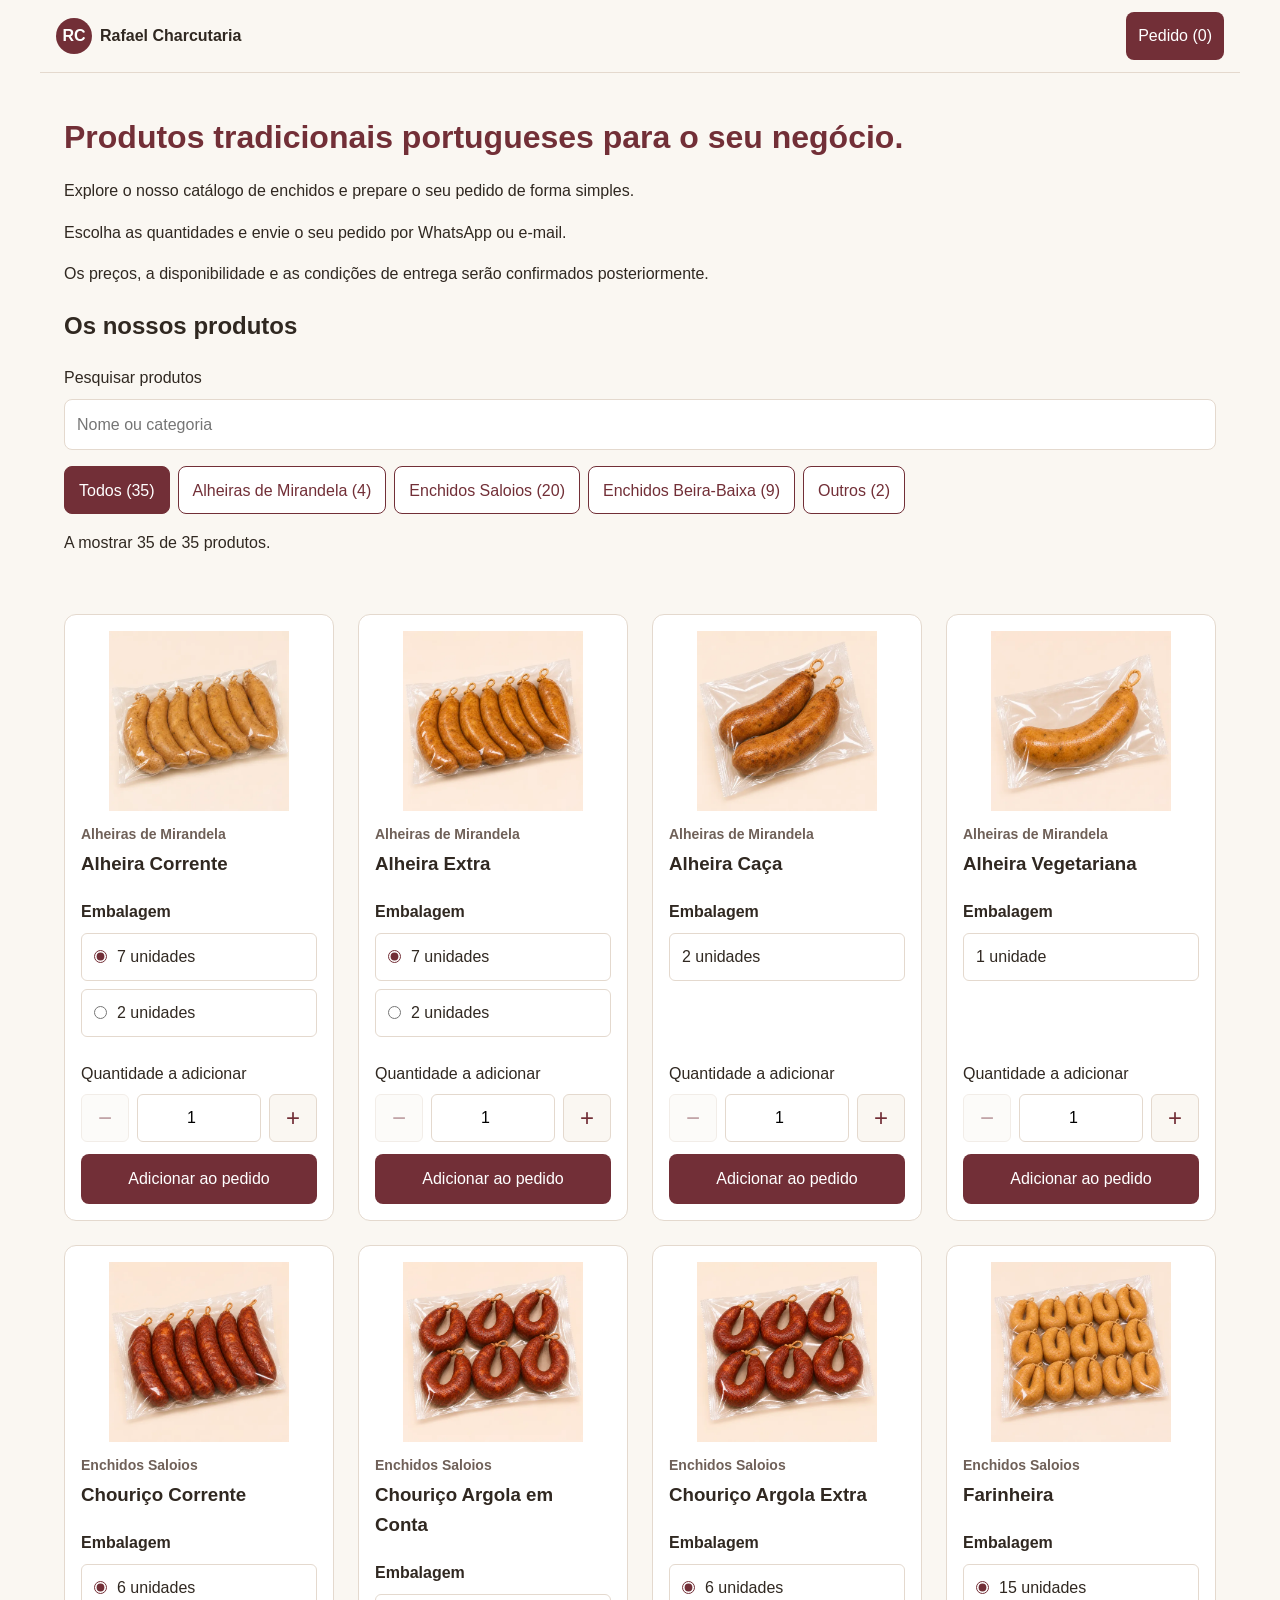
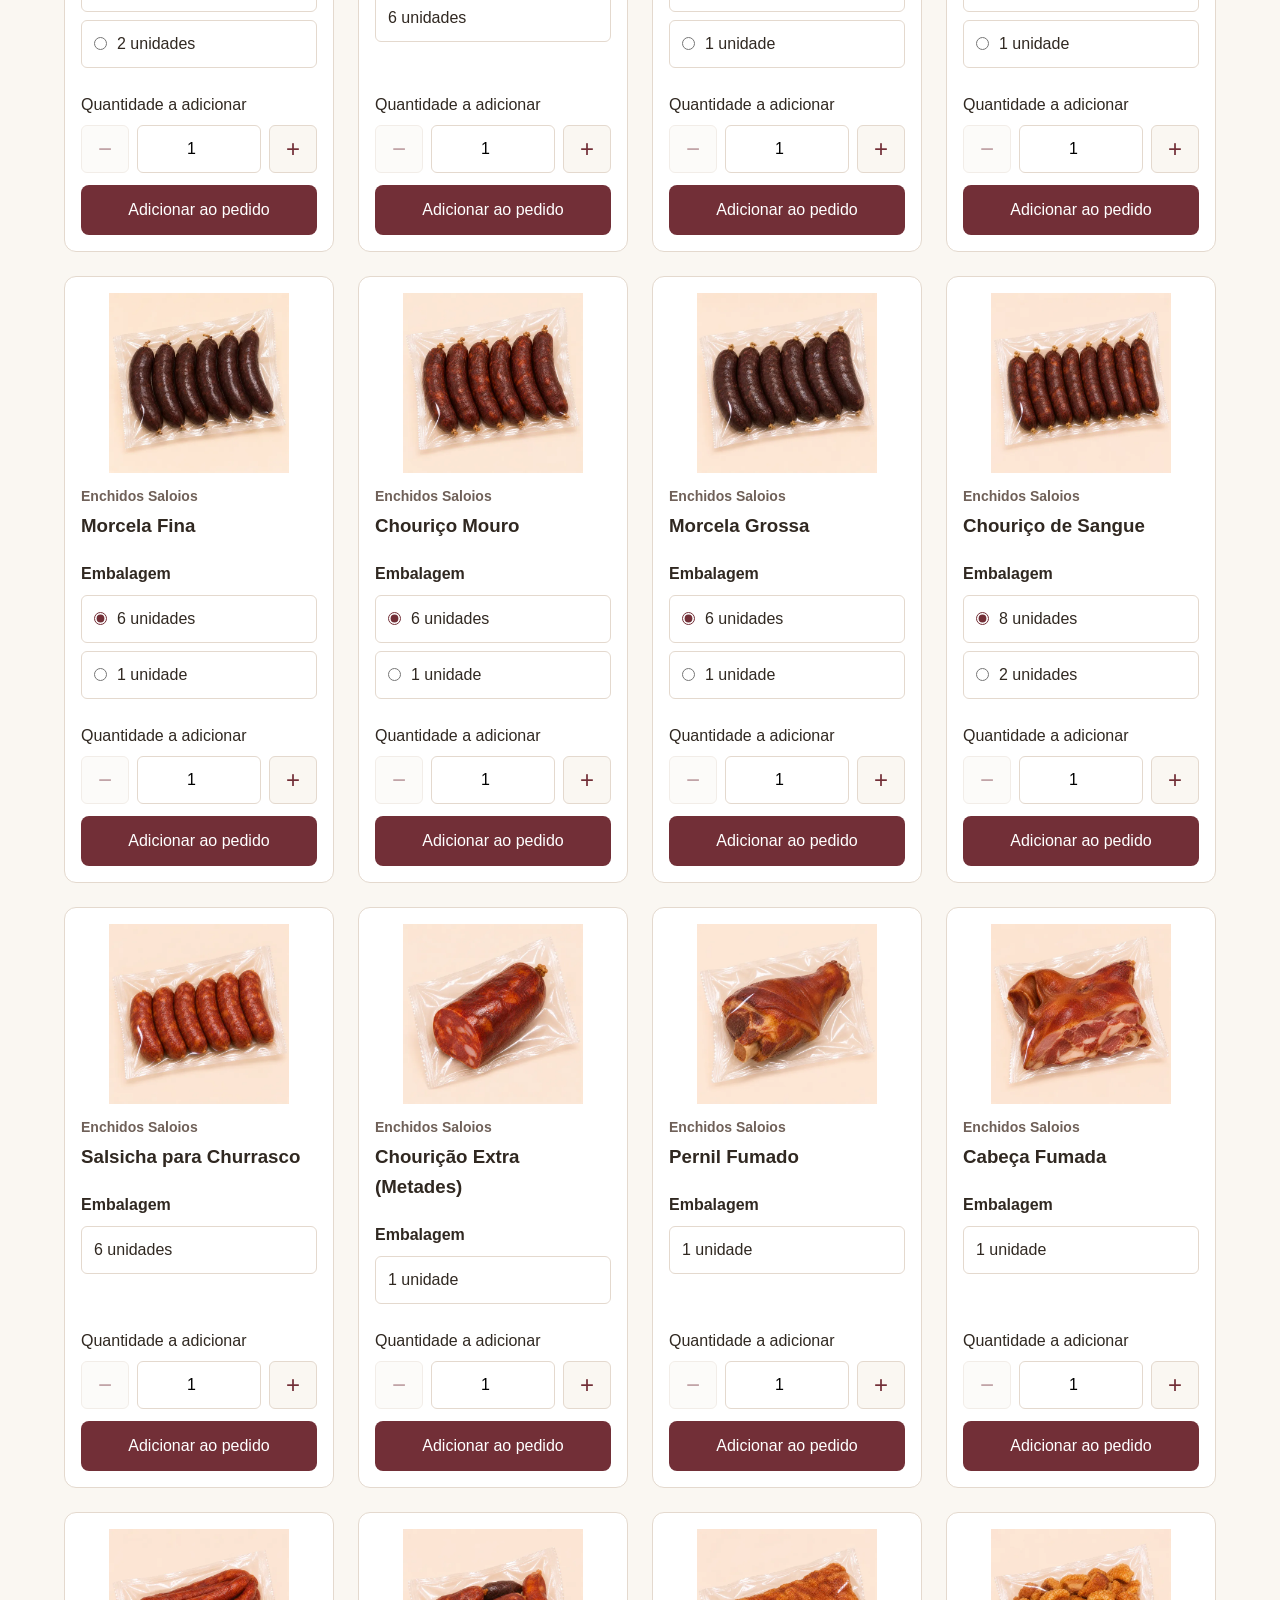
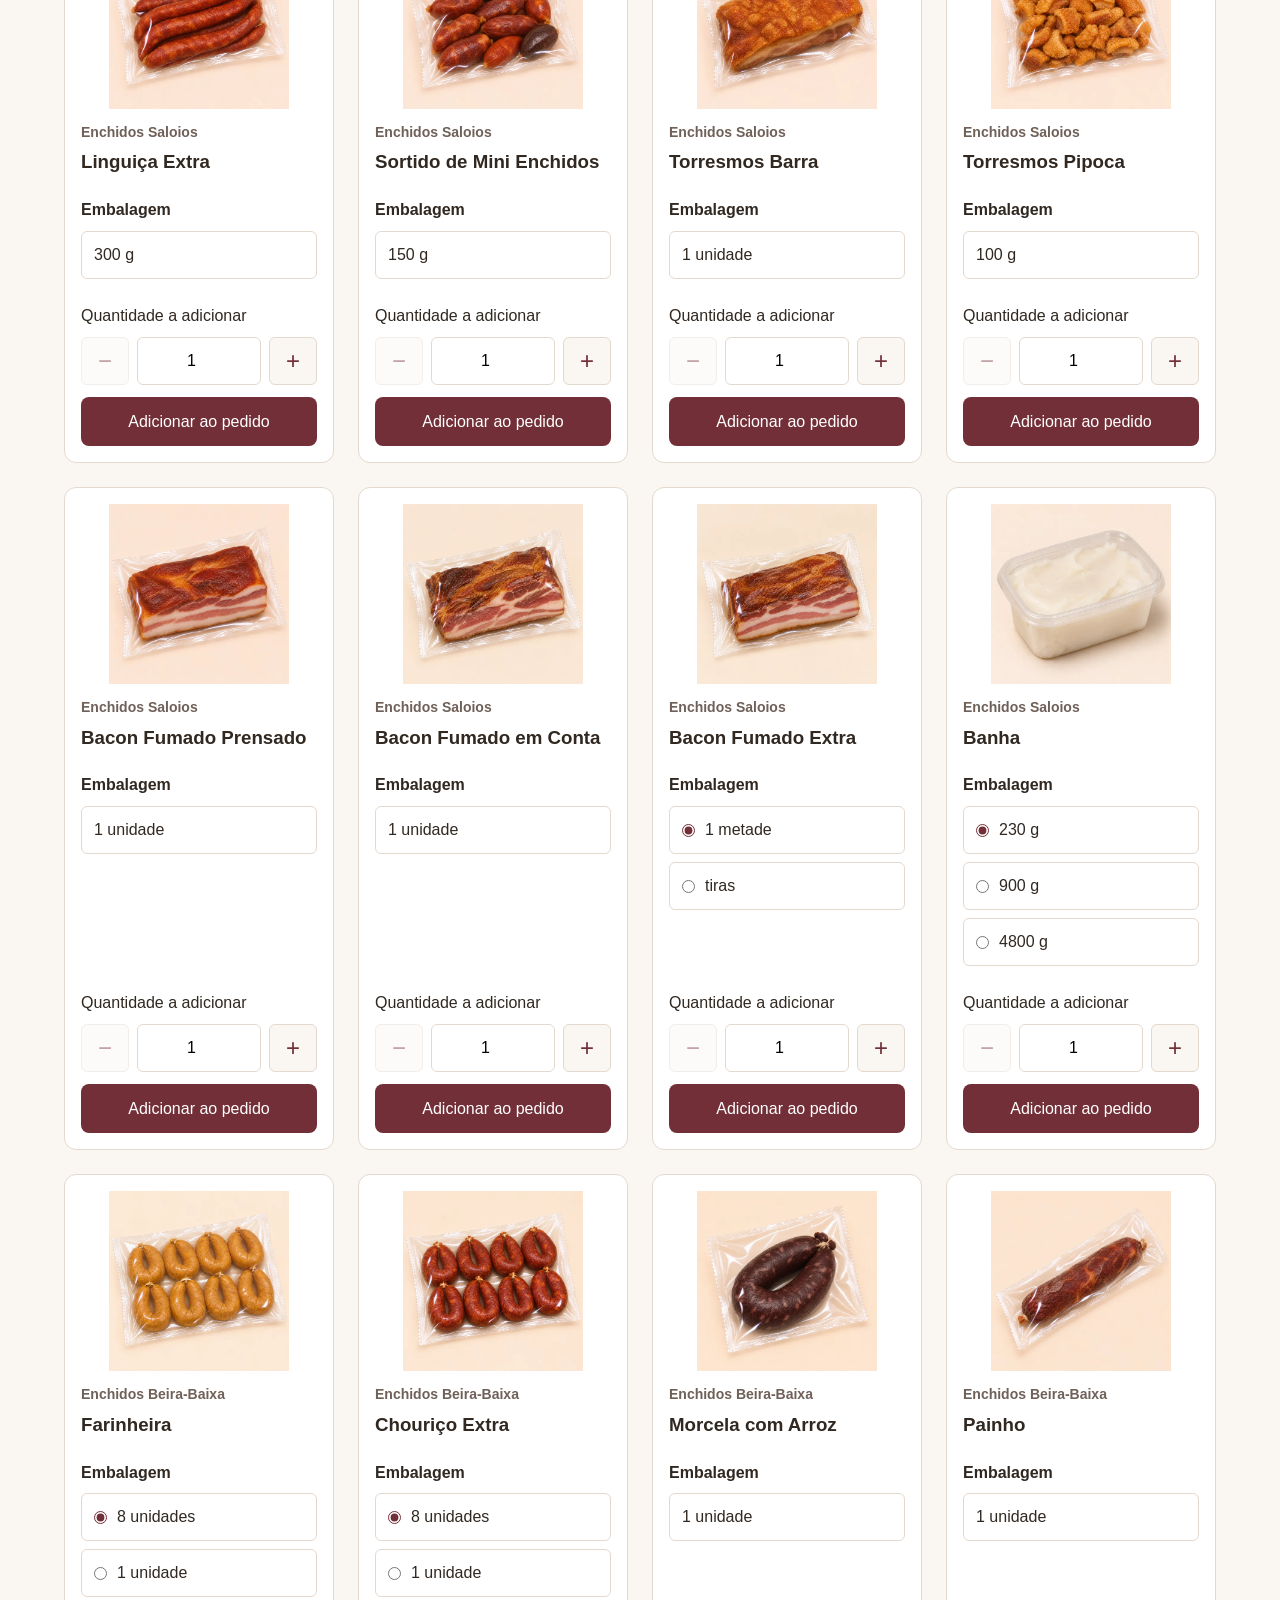
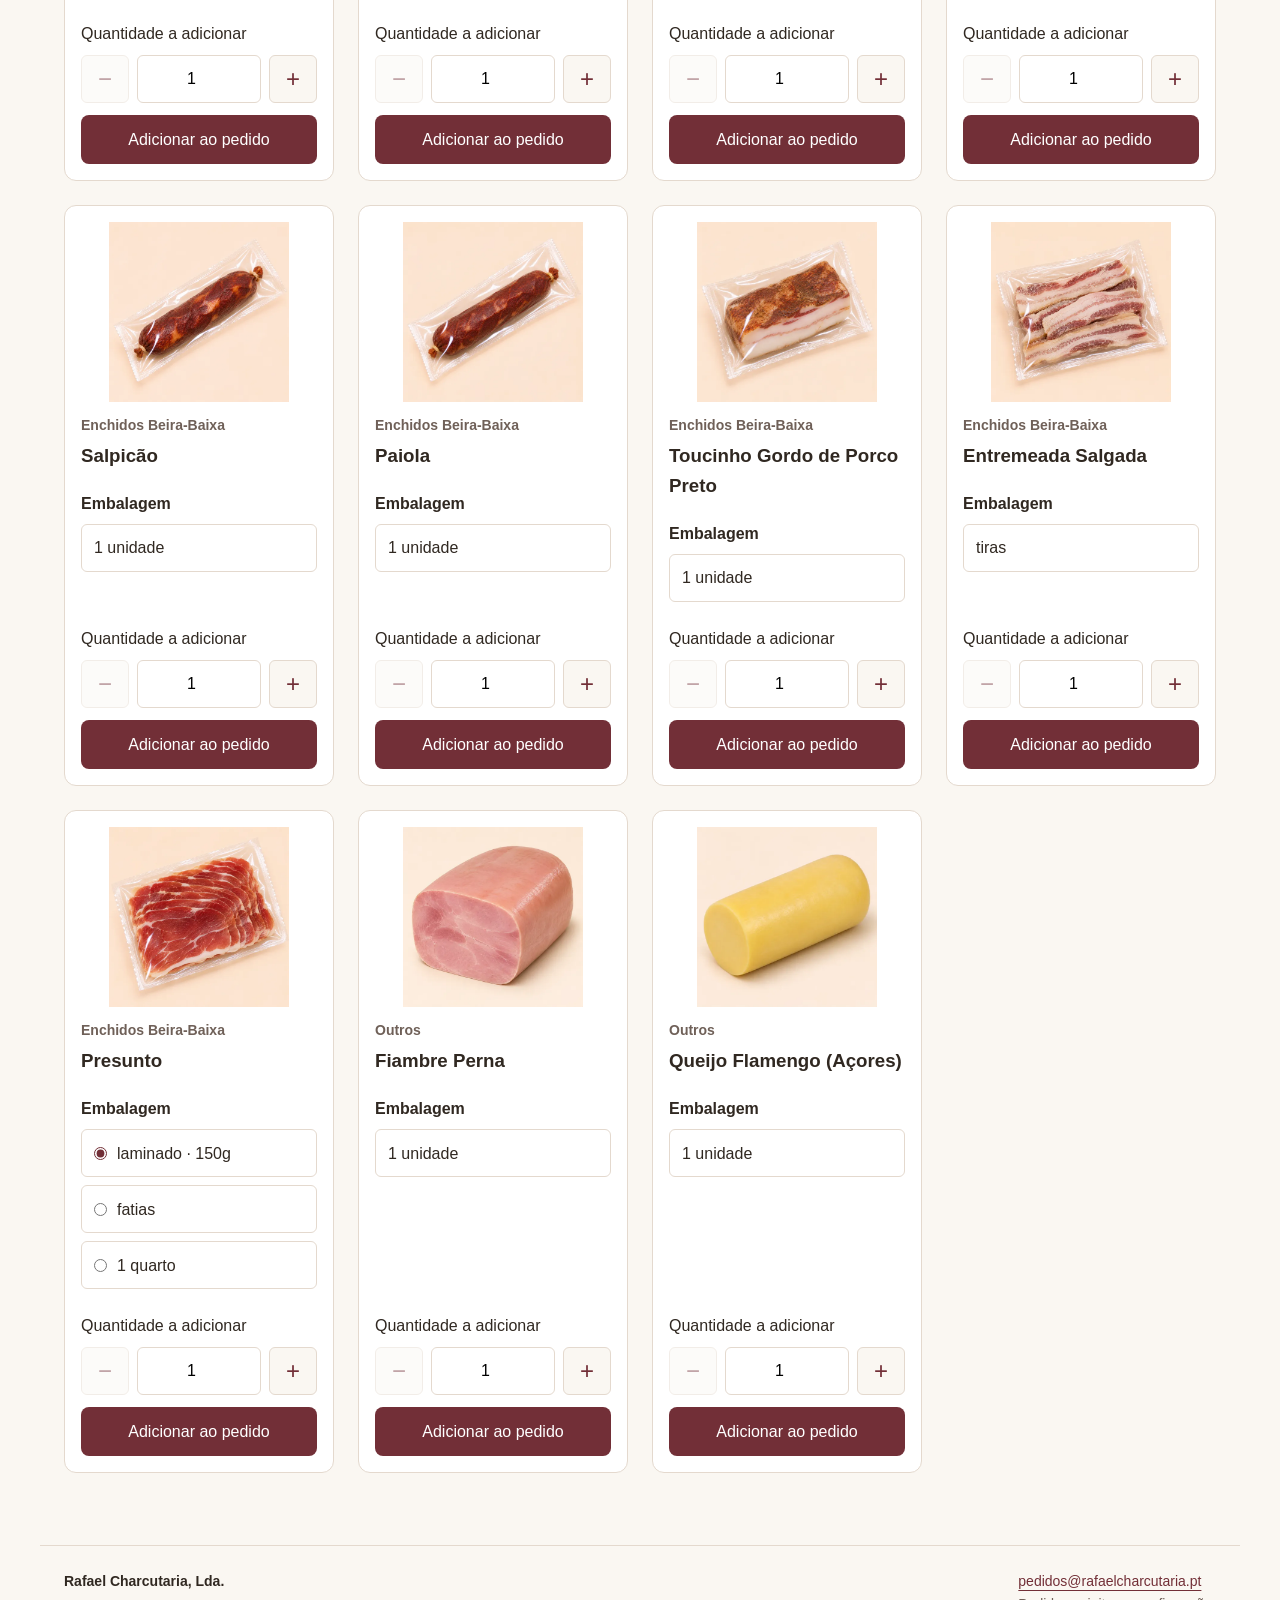
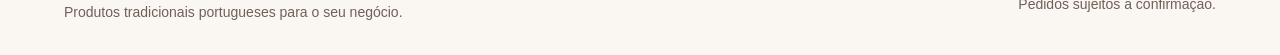
<file: index.html>
<!DOCTYPE html>
<html lang="pt-PT">
	<head>
		<meta charset="UTF-8">
		<meta name="viewport" content="width=device-width, initial-scale=1">

		<title>Rafael Charcutaria</title>

		<meta
			name="description"
			content="Explore o catálogo de produtos tradicionais portugueses."
		>

		<link rel="stylesheet" href="style.css">
		<script src="main.js" defer></script>
	</head>

	<body id="top">
		<header class="site-header">
			<a class="site-brand" href="#top">
				<span class="brand-mark" aria-hidden="true">RC</span>
				<span>Rafael Charcutaria</span>
			</a>

			<a id="cart-link" class="button header-cart" href="cart.html">
				Pedido
			</a>
		</header>

		<main>
			<h1>Produtos tradicionais portugueses para o seu negócio.</h1>

			<p>
				Explore o nosso catálogo de enchidos e prepare
				o seu pedido de forma simples.
			</p>

			<p>Escolha as quantidades e envie o seu pedido por WhatsApp ou e-mail.</p>
			<p>Os preços, a disponibilidade e as condições de entrega serão confirmados posteriormente.</p>

			<section id="produtos">
				<h2>Os nossos produtos</h2>

				<div class="catalogue-search">
					<label for="product-search">Pesquisar produtos</label>
					<input
						id="product-search"
						type="search"
						placeholder="Nome ou categoria"
					>
				</div>

				<div
					id="category-filters"
					class="category-filters"
					role="group"
					aria-label="Categorias de produtos"
				>
					<button type="button" data-category="" aria-pressed=true>
						Todos
					</button>
					<button type="button" data-category="Alheiras de Mirandela" aria-pressed=false>
						Alheiras de Mirandela
					</button>
					<button type="button" data-category="Enchidos Saloios" aria-pressed=false>
						Enchidos Saloios
					</button>
					<button type="button" data-category="Enchidos Beira-Baixa" aria-pressed=false>
						Enchidos Beira-Baixa
					</button>
					<button type="button" data-category="Outros" aria-pressed=false>
						Outros
					</button>
				</div>

				<p id="catalogue-results" role="status"></p>

				<p id="cart-feedback" role="status"></p>

				<div class="product-grid is-loading">
					<template id="product-card-template">
						<article class="product-card">
							<img width="600" height="600" loading="lazy">

							<p class="product-category"></p>
							<h3></h3>

							<fieldset class="product-formats">
								<legend>Embalagem</legend>
								<div class="format-options"></div>
							</fieldset>

							<div class="product-actions">
								<div class="quantity-control">
									<label for="quantidade-produto">Quantidade a adicionar</label>

									<div class="quantity-stepper">
										<button
											class="quantity-button quantity-decrease"
											type="button"
											aria-label="Diminuir quantidade"
										>
											−
										</button>

										<input
											id="quantidade-produto"
											type="number"
											min="1"
											step="1"
											value="1"
											required
										>

										<button
											class="quantity-button quantity-increase"
											type="button"
											aria-label="Aumentar quantidade"
										>
											+
										</button>
									</div>
								</div>

								<button
									class="button add-to-cart"
									type="button"
									disabled
								>
									Adicionar ao pedido
								</button>
							</div>

							<p class="product-feedback" role="status"></p>
						</article>
					</template>
				</div>
			</section>
		</main>

		<footer class="site-footer">
			<div>
				<p class="footer-name">Rafael Charcutaria, Lda.</p>
				<p>Produtos tradicionais portugueses para o seu negócio.</p>
			</div>

			<div>
				<a href="mailto:pedidos@rafaelcharcutaria.pt">
					pedidos@rafaelcharcutaria.pt
				</a>
				<p>Pedidos sujeitos a confirmação.</p>
			</div>
		</footer>
	</body>
</html>
</file>
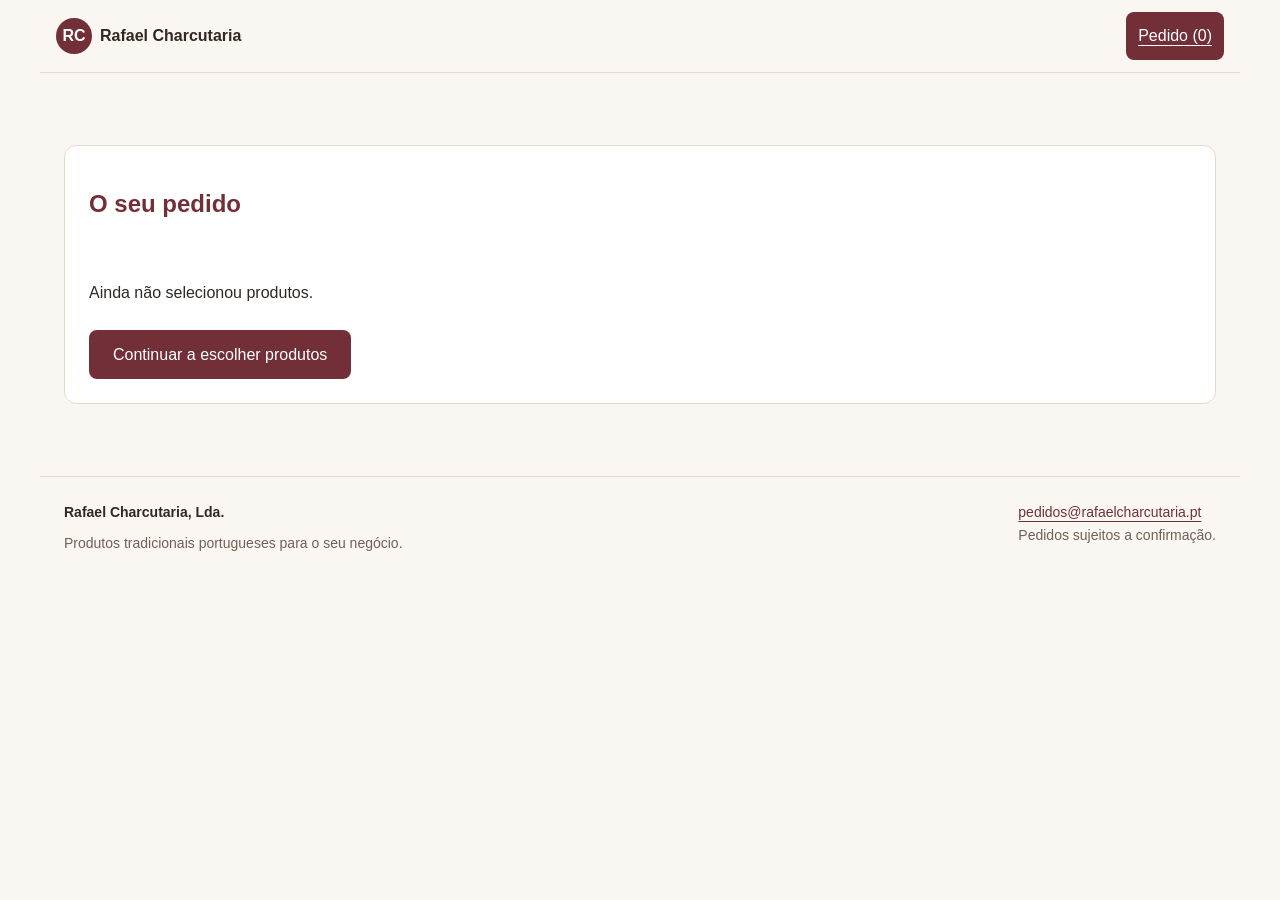
<file: cart.html>
<!DOCTYPE html>
<html lang="pt-PT">
	<head>
		<meta charset="UTF-8">
		<meta name="viewport" content="width=device-width, initial-scale=1">

		<title>O seu pedido - Rafael Charcutaria</title>

		<meta
			name="description"
			content="Reveja os produtos e as embalagens do seu pedido e envie o pedido por WhatsApp ou email."
		>

		<link rel="stylesheet" href="style.css">
		<script src="main.js" defer></script>
	</head>

	<body>
		<header class="site-header">
			<a class="site-brand" href="index.html#produtos">
				<span class="brand-mark" aria-hidden="true">RC</span>
				<span>Rafael Charcutaria</span>
			</a>

			<a
				id="cart-link"
				class="button header-cart"
				href="#pedido"
				aria-current="page"
			>
				Pedido
			</a>
		</header>

		<main>
			<section id="pedido" class="order-summary">
				<h1 id="order-heading" tabindex="-1">O seu pedido</h1>

				<p id="cart-feedback" role="status"></p>

				<p id="order-empty">
					Ainda não selecionou produtos.
				</p>

				<ul id="order-items"></ul>

				<a class="button" href="index.html#produtos">
					Continuar a escolher produtos
				</a>
				<button id="clear-order" class="order-remove" type="button" hidden>
					Limpar pedido
				</button>

				<template id="order-item-template">
					<li class="order-item">
						<img class="order-image" width="64" height="64">

						<div class="order-details">
							<p class="order-category"></p>
							<h2 class="order-name"></h2>
							<p class="order-packaging"></p>
						</div>

						<div class="order-actions">
							<div class="quantity-control order-quantity-control">
								<label class="order-quantity-label">Embalagens</label>

								<div class="quantity-stepper">
									<button
										class="quantity-button order-decrease"
										type="button"
										aria-label="Diminuir quantidade"
									>-</button>

									<input
										class="order-quantity"
										type="number"
										min="1"
										step="1"
										required
									>

									<button
										class="quantity-button order-increase"
										type="button"
										aria-label="Aumentar quantidade"
									>+</button>
								</div>
							</div>

							<button class="order-remove" type="button">
								Remover
							</button>
						</div>
					</li>
				</template>

				<form id="order-form" class="order-form" hidden>
					<h2>Os seus dados</h2>

					<div class="form-field">
						<label for="customer-name">
							Nome ou estabelecimento
						</label>

						<input
							id="customer-name"
							name="customerName"
							type="text"
							autocomplete="organization"
							placeholder="Ex.: Rafael Charcutaria"
							required
						>
					</div>

					<div class="form-field">
						<label for="customer-locality">
							Localidade
						</label>

						<input
							id="customer-locality"
							name="customerLocality"
							autocomplete="address-level2"
							placeholder="Ex.: Carnaxide"
							required
						>
					</div>

					<div class="form-field">
						<label for="customer-notes">
							Observações (opcional)
						</label>

						<textarea
							id="customer-notes"
							name="customerNotes"
							rows="3"
							placeholder="Ex.: Preferência por entrega na quinta-feira."
						></textarea>
					</div>

					<label class="remember-details">
						<input id="remember-details" type="checkbox">

						<span>
							Guardar nome e localidade neste dispositivo para próximos pedidos.
						</span>
					</label>

					<p>
						Os preços, a disponibilidade e as condições de entrega
						serão confirmados após a recepção do pedido.
					</p>

					<div class="checkout-actions">

						<button
							class="button"
							type="submit"
							name="channel"
							value="whatsapp"
							disabled
						>
							<img
								class="button-icon"
								src="images/whatsapp.svg"
								alt=""
								width="24"
								height="24"
							>
							Continuar no WhatsApp
						</button>

						<button
							class="button"
							type="submit"
							name="channel"
							value="email"
							disabled
						>
							<img
								class="button-icon"
								src="images/mail.svg"
								alt=""
								width="24"
								height="24"
							>
							Continuar no Email
						</button>
					</div>
				</form>
			</section>
		</main>

		<footer class="site-footer">
			<div>
				<p class="footer-name">Rafael Charcutaria, Lda.</p>
				<p>Produtos tradicionais portugueses para o seu negócio.</p>
			</div>

			<div>
				<a href="mailto:pedidos@rafaelcharcutaria.pt">
					pedidos@rafaelcharcutaria.pt
				</a>
				<p>Pedidos sujeitos a confirmação.</p>
			</div>
		</footer>
	</body>
</html>
</file>
<file: style.css>
body {
	margin: 0;
	background-color: #faf7f2;
	color: #302821;
	font-family: Arial, sans-serif;
	line-height: 1.6;
}

header,
main,
footer {
	box-sizing: border-box;
	max-width: 1200px;
	margin-inline: auto;
	padding: 24px;
}

h1 {
	color: #722f37;
	line-height: 1.2;
}

.button {
	display: inline-block;
	padding: 12px 24px;
	background-color: #722f37;
	color: #ffffff;
	border-radius: 8px;
	text-decoration: none;
	border: none;
	font: inherit;
	cursor: pointer;
}

.button:not(:disabled):hover {
	background-color: #57232a;
}

.button:focus-visible {
	outline: 3px solid #722f37;
	outline-offset: 4px;
}

.button:disabled {
	opacity: 0.5;
	cursor: default;
}

.site-header {
	position: sticky;
	top: 0;
	z-index: 20;
	display: flex;
	align-items: center;
	justify-content: space-between;
	gap: 12px;
	padding: 12px 16px;
	background-color: #faf7f2;
	border-bottom: 1px solid #e4d9ce;
}

.site-brand {
	display: flex;
	align-items: center;
	gap: 8px;
	min-width: 0;
	color: #302821;
	font-weight: 700;
	line-height: 1.2;
	text-decoration: none;
}

.brand-mark {
	display: grid;
	place-items: center;
	width: 36px;
	height: 36px;
	flex-shrink: 0;
	border-radius: 50%;
	background-color: #722f37;
	color: #ffffff;
}

.header-cart {
	display: inline-flex;
	align-items: center;
	min-height: 48px;
	box-sizing: border-box;
	padding: 10px 12px;
	flex-shrink: 0;
	white-space: nowrap;
}

.header-cart[aria-current="page"] {
	text-decoration: underline;
	text-underline-offset: 4px;
}

.site-brand:focus-visible {
	outline: 3px solid #722f37;
	outline-offset: 4px;
}

#produtos,
#pedido {
	scroll-margin-top: 96px;
}

.catalogue-search {
	margin: 16px 0;
}

.catalogue-search label {
	display: block;
	margin-bottom: 8px;
}

#product-search {
	box-sizing: border-box;
	width: 100%;
	padding: 12px;
	border: 1px solid #e4d9ce;
	border-radius: 8px;
	background-color: #ffffff;
	color: inherit;
	font: inherit;
}

.category-filters {
	display: flex;
	flex-wrap: wrap;
	gap: 8px;
}

.category-filters button {
	min-height: 48px;
	padding: 8px 14px;
	border: 1px solid #722f37;
	border-radius: 8px;
	background-color: #ffffff;
	color: #722f37;
	font: inherit;
	cursor: pointer;
}

.category-filters button[aria-pressed="true"] {
	background-color: #722f37;
	color: #ffffff;
}

.category-filters button:focus-visible,
#product-search:focus-visible {
	outline: 3px solid #722f37;
	outline-offset: 3px;
}

#catalogue-results,
#cart-feedback {
	min-height: 1.6em;
}

.product-card[hidden] {
	display:none;
}

.product-grid {
	display: grid;
	gap: 24px;
	grid-template-columns: repeat(auto-fit, minmax(240px, 1fr));
}

/* Reserve space so the footer doesn't appear before the catalogue loads. */
.product-grid.is-loading {
	min-height: 100vh;
}

.product-card {
	display: flex;
	flex-direction: column;
	padding: 16px;
	background-color: #ffffff;
	border: 1px solid #e4d9ce;
	border-radius: 12px;
}

.product-card img {
	display: block;
	width: 100%;
	height: 180px;
	object-fit: contain;
	border-radius: 8px;
}

.product-category {
	margin: 12px 0 4px;
	color: #6f6058;
	font-size: 14px;
	font-weight: 600;
}

.product-card h3 {
	margin: 0 0 8px;
}

.product-formats {
	margin: 12px 0;
	padding: 0;
	border: none;
}

.product-formats legend {
	margin-bottom: 8px;
	padding: 0;
	font-weight: 600;
}

.format-options {
	display: grid;
	gap: 8px;
}

.format-option {
	display: flex;
	align-items: center;
	gap: 10px;
	min-height: 48px;
	padding: 8px 12px;
	box-sizing: border-box;
	border: 1px solid #e4d9ce;
	border-radius: 6px;
}

label.format-option {
	cursor: pointer;
}

.format-option input {
	margin: 0;
	flex-shrink: 0;
	accent-color: #722f37;
}

.product-actions {
	margin-top: auto;
	padding-top: 12px;
}

.quantity-control label {
	display: block;
	margin-bottom: 8px;
}

.quantity-stepper {
	display: flex;
	align-items: center;
	gap: 8px;
}

.quantity-button {
	width: 48px;
	height: 48px;
	flex-shrink: 0;
	border: 1px solid #e4d9ce;
	border-radius: 6px;
	background-color: #faf7f2;
	color: #722f37;
	font-size: 24px;
	cursor: pointer;
}

.quantity-button:disabled {
	opacity: 0.45;
	cursor: default;
}

.quantity-control input {
	box-sizing: border-box;
	flex: 1;
	min-width: 0;
	height: 48px;
	padding: 8px;
	border: 1px solid #e4d9ce;
	border-radius: 6px;
	font: inherit;
	text-align: center;
	appearance: textfield;
}

.add-to-cart {
	width: 100%;
	margin-top: 12px;
}

.product-feedback:empty {
	display: none;
}

.product-feedback.is-success {
	position: absolute;
	width: 1px;
	height: 1px;
	padding: 0;
	margin: -1px;
	overflow: hidden;
	clip-path: inset(50%);
	white-space: nowrap;
	border: 0;
}

.order-summary {
	margin-top: 48px;
	padding: 24px;
	background-color: #ffffff;
	border: 1px solid #e4d9ce;
	border-radius: 12px;
}

.order-summary li {
	margin-bottom: 12px;
}

#order-items {
	list-style: none;
	padding: 0;
	margin: 24px 0;
}

.order-item {
	display: grid;
	grid-template-columns: 64px minmax(0, 1fr);
	gap: 16px;
	padding-bottom: 16px;
	border-bottom: 1px solid #e4d9ce;
}

.order-image {
	width: 64px;
	height: 64px;
	object-fit: contain;
	border-radius: 8px;
}

.order-details h2 {
	margin: 0 0 4px;
	font-size: 18px;
}

.order-details p {
	margin: 0 0 8px;
}

.order-category {
	color: #6f6058;
	font-size: 14px;
}

.order-actions {
	grid-column: 1 / -1;
	display: flex;
	flex-wrap: wrap;
	align-items: flex-end;
	gap: 12px;
}

.order-quantity-control {
	width: 168px;
}

/*
 * On wider screens, place image, details and actions in one row.
 * Narrower screens keep the layout defined above this rule.
 */
@media (min-width: 800px) {
	.order-item {
		grid-template-columns: 64px minmax(0, 1fr) auto;
		align-items: center;
	}

	.order-actions {
		grid-column: auto;
		flex-wrap: nowrap;
	}
}

.order-remove {
	min-height: 48px;
	padding: 8px 12px;
	border: 1px solid #722f37;
	border-radius: 6px;
	background-color: #ffffff;
	color: #722f37;
	font: inherit;
	cursor: pointer;
}

.order-form {
	margin: 32px 0;
}

.form-field {
	margin-bottom: 16px;
}

.form-field label {
	display: block;
	margin-bottom: 8px;
}

.form-field input,
.form-field textarea {
	box-sizing: border-box;
	width: 100%;
	padding: 12px;
	border: 1px solid #e4d9ce;
	border-radius: 8px;
	background-color: #ffffff;
	color: inherit;
	font: inherit;
}

.form-field textarea {
	resize:vertical;
}

.remember-details {
	display: flex;
	align-items: center;
	gap: 10px;
	min-height: 48px;
	margin: 16px 0;
}

.checkout-actions {
	display: flex;
	flex-wrap: wrap;
	gap: 12px;
}

.checkout-actions .button {
	display: inline-flex;
	align-items: center;
	justify-content: center;
	gap: 12px;
}

.button-icon {
	display: block;
	flex-shrink: 0;
}

.site-footer {
	display: flex;
	flex-wrap: wrap;
	justify-content: space-between;
	gap: 24px;
	margin-top: 48px;
	border-top: 1px solid #e4d9ce;
	color: #6f6058;
	font-size: 14px;
}

.site-footer p {
	margin: 0 0 8px;
}

.footer-name {
	color: #302821;
	font-weight: 700;
}

.site-footer a {
	color: #722f37;
	text-underline-offset: 4px;
}

.site-footer a:focus-visible {
	outline: 3px solid #722f37;
	outline-offset: 4px;
}
</file>
